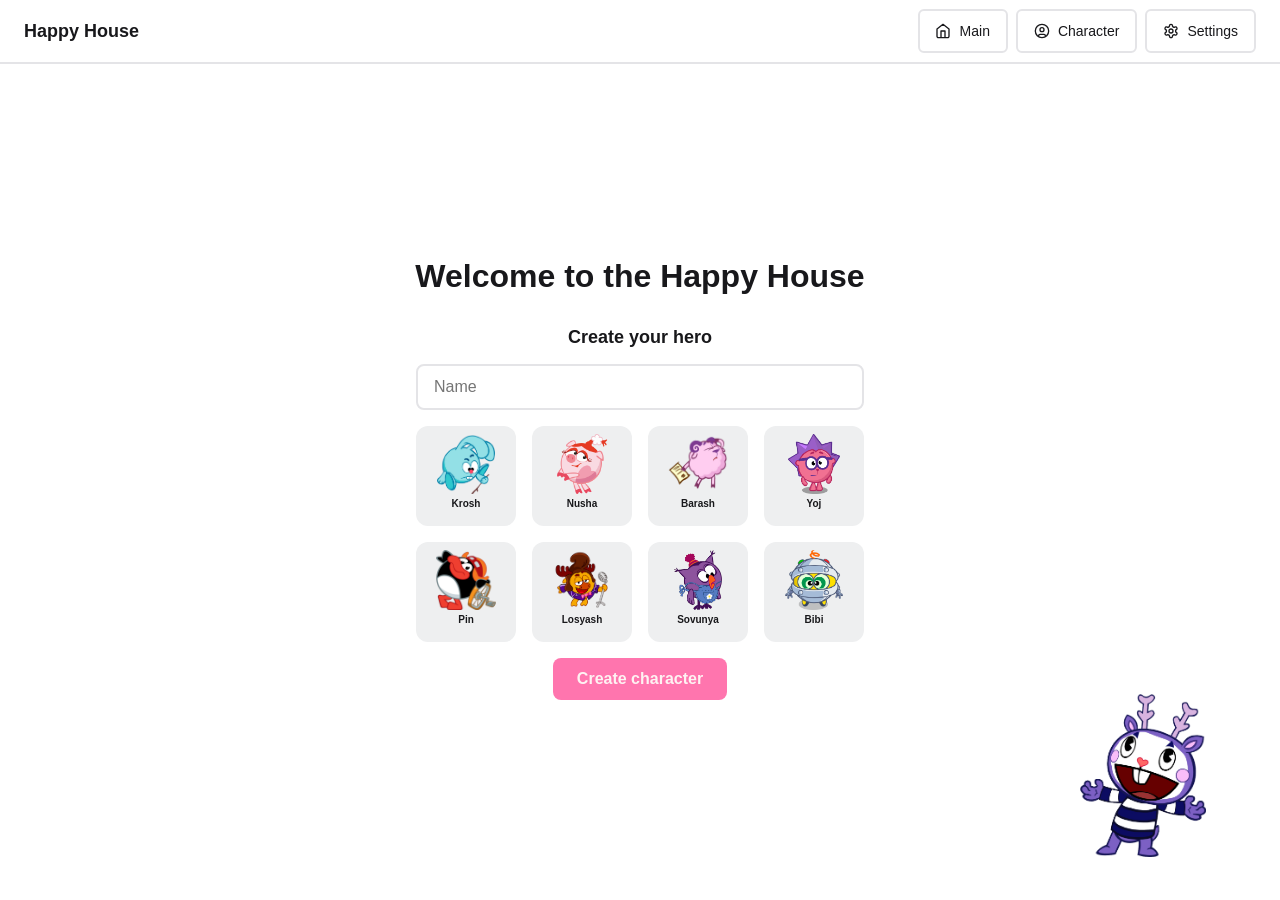
<file: index.html>
<!DOCTYPE html>
<html lang="en">
  <head>
    <meta charset="UTF-8" />
    <meta http-equiv="X-UA-Compatible" content="IE=edge" />
    <meta name="viewport" content="width=device-width, initial-scale=1.0" />

    <!-- Yandex.Metrika counter -->
    <script type="text/javascript">
        (function(m,e,t,r,i,k,a){
            m[i]=m[i]||function(){(m[i].a=m[i].a||[]).push(arguments)};
            m[i].l=1*new Date();
            for (var j = 0; j < document.scripts.length; j++) {if (document.scripts[j].src === r) { return; }}
            k=e.createElement(t),a=e.getElementsByTagName(t)[0],k.async=1,k.src=r,a.parentNode.insertBefore(k,a)
        })(window, document,'script','https://mc.yandex.ru/metrika/tag.js?id=103811634', 'ym');

        ym(103811634, 'init', {ssr:true, webvisor:true, clickmap:true, ecommerce:"dataLayer", accurateTrackBounce:true, trackLinks:true});
    </script>
    <noscript><div><img src="https://mc.yandex.ru/watch/103811634" style="position:absolute; left:-9999px;" alt="" /></div></noscript>
    <!-- /Yandex.Metrika counter -->

    <link rel="stylesheet" href="./css/style.css" />
    <link rel="stylesheet" href="./css/root.css" />
    <!-- <link rel="stylesheet" href="./css/media.css" /> -->
    <link rel="icon" href="./assets/favicon.ico" />
    <title>Happy House</title>
  </head>
  <body>
    <header class="container header">
      <div class="page-logo">Happy House</div>
      <nav>
        <ul class="navigation">
          <li>
            <a href="#" data-phase="main">
              <div class="icon">
<svg width="14" height="16" viewBox="0 0 14 16" fill="none" xmlns="http://www.w3.org/2000/svg">
<path d="M5 14.6667V8H9V14.6667M1 6L7 1.33333L13 6V13.3333C13 13.687 12.8595 14.0261 12.6095 14.2761C12.3594 14.5262 12.0203 14.6667 11.6667 14.6667H2.33333C1.97971 14.6667 1.64057 14.5262 1.39052 14.2761C1.14048 14.0261 1 13.687 1 13.3333V6Z" stroke="#18181B" stroke-width="1.33" stroke-linecap="round" stroke-linejoin="round"/>
</svg>
              </div>
              Main
            </a>
          </li>
          <li>
            <a href="#" data-phase="character">
              <div class="icon">
                <svg
                  width="16"
                  height="16"
                  viewBox="0 0 16 16"
                  fill="none"
                  xmlns="http://www.w3.org/2000/svg"
                >
                  <g clip-path="url(#clip0_7_194)">
                    <path
                      d="M4.66683 13.7747V12.6667C4.66683 12.313 4.80731 11.9739 5.05735 11.7239C5.3074 11.4738 5.64654 11.3333 6.00016 11.3333H10.0002C10.3538 11.3333 10.6929 11.4738 10.943 11.7239C11.193 11.9739 11.3335 12.313 11.3335 12.6667V13.7747M14.6668 8C14.6668 11.6819 11.6821 14.6667 8.00016 14.6667C4.31826 14.6667 1.3335 11.6819 1.3335 8C1.3335 4.3181 4.31826 1.33333 8.00016 1.33333C11.6821 1.33333 14.6668 4.3181 14.6668 8ZM10.0002 6.66667C10.0002 7.77124 9.10473 8.66667 8.00016 8.66667C6.89559 8.66667 6.00016 7.77124 6.00016 6.66667C6.00016 5.5621 6.89559 4.66667 8.00016 4.66667C9.10473 4.66667 10.0002 5.5621 10.0002 6.66667Z"
                      stroke="#18181B"
                      stroke-width="1.33"
                      stroke-linecap="round"
                      stroke-linejoin="round"
                    />
                  </g>
                  <defs>
                    <clipPath id="clip0_7_194">
                      <rect width="16" height="16" fill="white" />
                    </clipPath>
                  </defs>
                </svg>
              </div>
              Character
            </a>
          </li>
          <li>
            <a href="#" data-phase="settings">
              <div class="icon">
                <svg
                  width="16"
                  height="16"
                  viewBox="0 0 16 16"
                  fill="none"
                  xmlns="http://www.w3.org/2000/svg"
                >
                  <path
                    d="M8.14667 1.33333H7.85333C7.49971 1.33333 7.16057 1.47381 6.91053 1.72386C6.66048 1.97391 6.52 2.31305 6.52 2.66667V2.78667C6.51976 3.02048 6.45804 3.25013 6.34103 3.45256C6.22401 3.65499 6.05583 3.82309 5.85333 3.94L5.56667 4.10667C5.36398 4.22369 5.13405 4.2853 4.9 4.2853C4.66595 4.2853 4.43603 4.22369 4.23333 4.10667L4.13333 4.05333C3.82738 3.87684 3.46389 3.82896 3.12267 3.92021C2.78145 4.01145 2.49037 4.23436 2.31333 4.54L2.16667 4.79333C1.99018 5.09929 1.9423 5.46278 2.03354 5.804C2.12478 6.14522 2.34769 6.4363 2.65333 6.61333L2.75333 6.68C2.95485 6.79634 3.12241 6.96339 3.23937 7.16455C3.35632 7.36572 3.4186 7.59398 3.42 7.82667V8.16667C3.42093 8.40161 3.35977 8.63264 3.2427 8.83634C3.12563 9.04004 2.95681 9.20919 2.75333 9.32667L2.65333 9.38667C2.34769 9.5637 2.12478 9.85478 2.03354 10.196C1.9423 10.5372 1.99018 10.9007 2.16667 11.2067L2.31333 11.46C2.49037 11.7656 2.78145 11.9886 3.12267 12.0798C3.46389 12.171 3.82738 12.1232 4.13333 11.9467L4.23333 11.8933C4.43603 11.7763 4.66595 11.7147 4.9 11.7147C5.13405 11.7147 5.36398 11.7763 5.56667 11.8933L5.85333 12.06C6.05583 12.1769 6.22401 12.345 6.34103 12.5474C6.45804 12.7499 6.51976 12.9795 6.52 13.2133V13.3333C6.52 13.687 6.66048 14.0261 6.91053 14.2761C7.16057 14.5262 7.49971 14.6667 7.85333 14.6667H8.14667C8.50029 14.6667 8.83943 14.5262 9.08948 14.2761C9.33953 14.0261 9.48 13.687 9.48 13.3333V13.2133C9.48024 12.9795 9.54196 12.7499 9.65898 12.5474C9.77599 12.345 9.94418 12.1769 10.1467 12.06L10.4333 11.8933C10.636 11.7763 10.866 11.7147 11.1 11.7147C11.3341 11.7147 11.564 11.7763 11.7667 11.8933L11.8667 11.9467C12.1726 12.1232 12.5361 12.171 12.8773 12.0798C13.2186 11.9886 13.5096 11.7656 13.6867 11.46L13.8333 11.2C14.0098 10.894 14.0577 10.5306 13.9665 10.1893C13.8752 9.84811 13.6523 9.55703 13.3467 9.38L13.2467 9.32667C13.0432 9.20919 12.8744 9.04004 12.7573 8.83634C12.6402 8.63264 12.5791 8.40161 12.58 8.16667V7.83333C12.5791 7.59839 12.6402 7.36737 12.7573 7.16366C12.8744 6.95996 13.0432 6.79081 13.2467 6.67333L13.3467 6.61333C13.6523 6.4363 13.8752 6.14522 13.9665 5.804C14.0577 5.46278 14.0098 5.09929 13.8333 4.79333L13.6867 4.54C13.5096 4.23436 13.2186 4.01145 12.8773 3.92021C12.5361 3.82896 12.1726 3.87684 11.8667 4.05333L11.7667 4.10667C11.564 4.22369 11.3341 4.2853 11.1 4.2853C10.866 4.2853 10.636 4.22369 10.4333 4.10667L10.1467 3.94C9.94418 3.82309 9.77599 3.65499 9.65898 3.45256C9.54196 3.25013 9.48024 3.02048 9.48 2.78667V2.66667C9.48 2.31305 9.33953 1.97391 9.08948 1.72386C8.83943 1.47381 8.50029 1.33333 8.14667 1.33333Z"
                    stroke="#18181B"
                    stroke-width="1.33"
                    stroke-linecap="round"
                    stroke-linejoin="round"
                  />
                  <path
                    d="M8 10C9.10457 10 10 9.10457 10 8C10 6.89543 9.10473 6 8 6C6.89543 6 6 6.89543 6 8C6 9.10457 6.89559 10 8 10Z"
                    stroke="#18181B"
                    stroke-width="1.33"
                    stroke-linecap="round"
                    stroke-linejoin="round"
                  />
                </svg>
              </div>
              Settings
            </a>
          </li>
        </ul>
      </nav>
    </header>

    <main class="container main">

      <!-- Регистрация -->
      <div class="main-contant" id="registration-screen" style="display: none;">
        <h1>Welcome to the Happy House</h1>
        <div class="registration-form">
          <label for="player-name-input">Create your hero</label>
          <input type="text" id="player-name-input" placeholder="Name">
          <div class="character-grid-reg">
            <div class="character-option-reg" data-character-id="krosh">
              <img
                src="assets/img/characters/krosh.png"
                alt="Krosh"
                class="character-avatar-reg"
              />
              <span>Krosh</span>
            </div>
            <div class="character-option-reg" data-character-id="nusha">
              <img
                src="assets/img/characters/pork.png"
                alt="Pork"
                class="character-avatar-reg"
              />
              <span>Nusha</span>
            </div>
            <div class="character-option-reg" data-character-id="barash">
              <img
                src="assets/img/characters/barash.png"
                alt="Ram"
                class="character-avatar-reg"
              />
              <span>Barash</span>
            </div>
            <div class="character-option-reg" data-character-id="yoj">
              <img
                src="assets/img/characters/yoj.png"
                alt="Yoj"
                class="character-avatar-reg"
              />
              <span>Yoj</span>
            </div>
            <div class="character-option-reg" data-character-id="pin">
              <img
                src="assets/img/characters/pin.png"
                alt="Pin"
                class="character-avatar-reg"
              />
              <span>Pin</span>
            </div>
            <div class="character-option-reg" data-character-id="losyash">
              <img
                src="assets/img/characters/losyash.png"
                alt="Losyash"
                class="character-avatar-reg"
              />
              <span>Losyash</span>
            </div>
            <div class="character-option-reg" data-character-id="sovunya">
              <img
                src="assets/img/characters/sovunya.png"
                alt="Sovunya"
                class="character-avatar-reg"
              />
              <span>Sovunya</span>
            </div>
            <div class="character-option-reg" data-character-id="bibi">
              <img
                src="assets/img/characters/bibi.png"
                alt="Bibi"
                class="character-avatar-reg"
              />
              <span>Bibi</span>
            </div>
          </div>
      <button onclick="window.createPlayer()" class="btn-create">Create character</button>
        </div>
      </div>

      <!-- Главный -->
      <div class="main-content" id="main-screen" display="none">
        <div class="main-screen">
          <h1>Welcome to the Happy House!</h1>
          <div class="player-stats">
            <p>Wins: <span id="player-wins">0</span></p>
            <p>Losses: <span id="player-losses">0</span></p>
          </div>
          <button class="start-battle-btn" onclick="window.startNewBattle()">
            Fight!
          </button>

          <div class="rules-box">
            <h3>📜 Battle Rules</h3>
            <ul>
              <li>Choose 1 zone to attack</li>
              <li>Choose 2 zones to defend</li>
              <li>Damage depends on the attacker’s and defender’s stats</li>
              <li>If the attack hits a defended zone, it deals no damage</li>
              <li>Critical hits have a small chance to occur and multiply the damage</li>
              <li>The winner is the one who reduces the opponent's HP to zero first</li>
            </ul>
          </div>
        </div>
      </div>

      <!-- Персонажи -->
      <div class="main-content" id="character-screen" style="display: none">
        <div class="character-screen">
          <div class="character-info">
            <h3>Click on character to select:</h3>
            <div class="character-selection">
              <div class="character-grid">
                <div class="character-option" data-character-id="krosh">
                  <img
                    src="assets/img/characters/krosh.png"
                    alt="Krosh"
                    class="character-avatar-small"
                  />
                  <span>Krosh</span>
                </div>
                <div class="character-option" data-character-id="nusha">
                  <img
                    src="assets/img/characters/pork.png"
                    alt="Pork"
                    class="character-avatar-small"
                  />
                  <span>Nusha</span>
                </div>
                <div class="character-option" data-character-id="barash">
                  <img
                    src="assets/img/characters/barash.png"
                    alt="Ram"
                    class="character-avatar-small"
                  />
                  <span>Barash</span>
                </div>
                <div class="character-option" data-character-id="yoj">
                  <img
                    src="assets/img/characters/yoj.png"
                    alt="Yoj"
                    class="character-avatar-small"
                  />
                  <span>Yoj</span>
                </div>
                <div class="character-option" data-character-id="pin">
                  <img
                    src="assets/img/characters/pin.png"
                    alt="Pin"
                    class="character-avatar-small"
                  />
                  <span>Pin</span>
                </div>
                <div class="character-option" data-character-id="losyash">
                  <img
                    src="assets/img/characters/losyash.png"
                    alt="Losyash"
                    class="character-avatar-small"
                  />
                  <span>Losyash</span>
                </div>
                <div class="character-option" data-character-id="sovunya">
                  <img
                    src="assets/img/characters/sovunya.png"
                    alt="Sovunya"
                    class="character-avatar-small"
                  />
                  <span>Sovunya</span>
                </div>
                <div class="character-option" data-character-id="bibi">
                  <img
                    src="assets/img/characters/bibi.png"
                    alt="Bibi"
                    class="character-avatar-small"
                  />
                  <span>Bibi</span>
                </div>
              </div>
              <div class="selected-character">
                <img
                  src="../assets/img/characters/krosh.png"
                  alt="avatar"
                  class="character-avatar-large"
                  id="selected-character-avatar"
                />
                <!-- <h2 id="character-name">Player</h2> -->
                <div class="character-stats">
                  <div class="character-stat">
                    <div class="stat-icon">
                      <img src="./assets/icon/health.svg" alt="health">
                    </div>
                    <p>Health </p>
                    <span id="character-hp">100</span>
                    <div class="stat-progress-wrapper">
                      <div id="character-hp-bar" class="stat-progress" style="width: 50%;"></div>
                    </div>
                  </div>
                  <div class="character-stat">
                    <div class="stat-icon">
                      <img src="./assets/icon/damage.svg" alt="damage">
                    </div>
                    <p>Damage </p>
                    <span id="character-damage">10</span>
                    <div class="stat-progress-wrapper">
                      <div id="character-damage-bar" class="stat-progress" style="width: 50%;"></div>
                    </div>
                  </div>
                  <div class="character-stat">
                    <div class="stat-icon">
                      <img src="./assets/icon/chance.svg" alt="dice">
                    </div>
                    <p>Crit chance </p>
                    <span><span id="character-crit">10</span>%</span>
                    <div class="stat-progress-wrapper">
                      <div id="character-crit-bar" class="stat-progress" style="width: 50%;"></div>
                    </div>
                  </div>
                  <div class="character-stat">
                    <div class="stat-icon">
                      <img src="./assets/icon/crit.svg" alt="crit">
                    </div>
                    <p>Crit multiplier </p>
                    <span><span id="character-crit-mult">1.0</span>x</span>
                    <div class="stat-progress-wrapper">
                      <div id="character-crit-mult-bar" class="stat-progress" style="width: 50%;"></div>
                    </div>
                  </div>
                  <div class="character-stat">
                    <div class="stat-icon">
                      <img src="./assets/icon/weapon.svg" alt="weapon">
                    </div>
                    <p>Weapon </p>
                    <span id="character-weapon">Gun</span>
                  </div>
                </div>
                <div class="battle-record">
                  <p>Wins <span id="character-wins">0</span></p>
                  <p>Losses <span id="character-losses">0</span></p>
                </div>
                <!-- <div class="character-stats">
                  <p>Health: <span id="character-hp">100</span></p>
                  <p>Damage: <span id="character-damage">10</span></p>
                  <p>Crit chance: <span id="character-crit">10.0</span>%</p>
                  <p>
                    Crit multiplier: <span id="character-crit-mult">1.5</span>x
                  </p>
                </div>
                <div class="battle-record">
                  <p>Wins: <span id="character-wins">0</span></p>
                  <p>Losses: <span id="character-losses">0</span></p>
                </div> -->
              </div>
            </div>
          </div>
        </div>
      </div>

      <!-- Настройки -->
      <div class="main-content" id="settings-screen" style="display: none">
        <div class="settings-screen">
          <h2>Settings</h2>
          <div class="setting-wrapper">
            <label class="setting-title" for="player-name">Player name</label>
            <input type="text" id="player-name" value="player" />
            <div class="setting-buttons">
              <button class="btn-save" onclick="window.updatePlayerName()">Save</button>
              <button class="btn-reset" id="btn-reset">Reset</button>
            </div>
            <p class="setting-title">Theme</p>
            <div class="switcher-wrapper">
              <ul class="switcher-tabs">
                <li>
                  <button id="light" class="switcher-button filter-active" data-translate-value="0">
                    <svg xmlns="http://www.w3.org/2000/svg" width="24" height="24" viewBox="0 0 24 24" stroke-width="2" stroke-linecap="round" stroke-linejoin="round">
                      <circle cx="12" cy="12" r="4"></circle>
                      <path d="M12 2v2"></path>
                      <path d="M12 20v2"></path>
                      <path d="M5 5l1.5 1.5"></path>
                      <path d="M17.5 17.5L19 19"></path>
                      <path d="M2 12h2"></path>
                      <path d="M20 12h2"></path>
                      <path d="M5 19l1.5-1.5"></path>
                      <path d="M17.5 6.5L19 5"></path>
                    </svg>
                    </button>
                </li>
                <li>
                  <button id="dark" class="switcher-button" data-translate-value="100%">
                    <svg xmlns="http://www.w3.org/2000/svg" width="24" height="24" viewBox="0 0 24 24" stroke-width="2" stroke-linecap="round" stroke-linejoin="round">
                      <path d="M21 12.79A9 9 0 1111.21 3 7 7 0 0021 12.79z"></path>
                    </svg></button>
                </li>
                <li>
                  <button id="black" class="switcher-button" data-translate-value="200%"><svg xmlns="http://www.w3.org/2000/svg" width="24" height="24" viewBox="0 0 24 24" stroke-width="2" stroke-linecap="round" stroke-linejoin="round">
                      <polygon points="12 2 15.09 8.26 22 9.27 17 14.14 18.18 21.02 12 17.77 5.82 21.02 7 14.14 2 9.27 8.91 8.26 12 2"></polygon>
                    </svg></button>
                </li>
              </ul>
              <div class="switcher-slider" aria-hidden="true">
                <div class="switcher-slider-rect">&nbsp;</div>
              </div>
            </div>
          </div>
        </div>
      </div>

      <!-- Бой -->
      <div class="main-content" id="battle-screen" style="display: none">
        <div class="character-box">
          <div class="character-name">Player</div>
          <div class="character-avatar">
            <img src="assets/img/characters/krosh.png" alt="player" />
          </div>
          <div class="character-health">
              <progress
                class="character-health-bar"
                value="100"
                max="100"
              ></progress>
            <p class="character-health-count">
              <span id="health">100</span>
            </p>
          </div>
        </div>


        <div class="table">
          <p class="battle-info">Pick 1 Attack zone and 2 Defence zones</p>
          <div class="picker-box">
            <div class="attack-zones">
              <p>Attack zones (pick 1)</p>
              <div class="check-box-wrapper">
                <label class="check-box-label">Head</label>
                <input
                  class="check-box-input"
                  type="radio"
                  name="attack"
                  value="head"
                />
              </div>
              <div class="check-box-wrapper">
                <label class="check-box-label">Neck</label>
                <input
                  class="check-box-input"
                  type="radio"
                  name="attack"
                  value="neck"
                />
              </div>
              <div class="check-box-wrapper">
                <label class="check-box-label">Body</label>
                <input
                  class="check-box-input"
                  type="radio"
                  name="attack"
                  value="body"
                />
              </div>
              <div class="check-box-wrapper">
                <label class="check-box-label">Belly</label>
                <input
                  class="check-box-input"
                  type="radio"
                  name="attack"
                  value="belly"
                />
              </div>
              <div class="check-box-wrapper">
                <label class="check-box-label">Legs</label>
                <input
                  class="check-box-input"
                  type="radio"
                  name="attack"
                  value="legs"
                />
              </div>
            </div>
            <div class="defence-zones">
              <p>Defence zones (pick 2)</p>
              <div class="check-box-wrapper">
                <label class="check-box-label">Head</label>
                <input
                  class="check-box-input"
                  type="checkbox"
                  name="defence"
                  value="head"
                />
              </div>
              <div class="check-box-wrapper">
                <label class="check-box-label">Neck</label>
                <input
                  class="check-box-input"
                  type="checkbox"
                  name="defence"
                  value="neck"
                />
              </div>
              <div class="check-box-wrapper">
                <label class="check-box-label">Body</label>
                <input
                  class="check-box-input"
                  type="checkbox"
                  name="defence"
                  value="body"
                />
              </div>
              <div class="check-box-wrapper">
                <label class="check-box-label">Belly</label>
                <input
                  class="check-box-input"
                  type="checkbox"
                  name="defence"
                  value="belly"
                />
              </div>
              <div class="check-box-wrapper">
                <label class="check-box-label">Legs</label>
                <input
                  class="check-box-input"
                  type="checkbox"
                  name="defence"
                  value="legs"
                />
              </div>
            </div>
          </div>
          <button class="btn-attack" onclick="window.handleAttack()">Attack!</button>
        </div>


        <div class="enemy-box">
          <div class="enemy-name">Enemy</div>
          <div class="enemy-avatar">
            <img src="assets/img/enemy/cuddles.png" alt="enemy" />
          </div>
          <div class="enemy-health">
            <progress class="enemy-health-bar" value="100" max="100"></progress>
            <p class="enemy-health-count">
              <span id="health-enemy">100</span>
            </p>
          </div>
        </div>
      </div>

      <!-- Логи -->
      <div class="battle-content" id="battle-content" style="display: none">
        <p class="battle-title">Battle Logs</p>
        <div class="battle-logs"></div>
      </div>

      <div class="win-message-overlay" style="display: none;">
        <div class="win-message-wrapper">
          <div class="win-message-close"><svg width="16" height="16" viewBox="0 0 16 16" fill="none" xmlns="http://www.w3.org/2000/svg">
            <g opacity="0.7">
            <path d="M12 4L4 12M4 4L12 12" stroke="#18181B" stroke-width="1.33" stroke-linecap="round" stroke-linejoin="round"/>
            </g>
            </svg>
            </div>
          <div id="win-message">YOU DIED!</div>
          <button id="win-message-button">Thanks</button>
        </div>
        <div class="blur"></div>
      </div>
    </main>

    <footer class="container"></footer>
    <script type="module" defer="defer" src="js/main.js"></script>
  </body>
</html>
</file>
<file: css/style.css>
/* Regular (400) */
@font-face {
  font-family: "Inter";
  src: url("../fonts/Inter-VariableFont_opsz,wght.ttf") format("ttf");
  font-style: normal;
  font-display: swap;
}

*,
*::before,
*::after {
	margin: 0;
	user-select: none;
	padding: 0;
	box-sizing: border-box;
}

*:disabled {
  opacity: 0.4;
}

html {
  font-family: "Inter", sans-serif;
  font-optical-sizing: auto;
  font-style: normal;
  background: var(--bg-primary);
  color: var(--text-primary);
  width: 100vw;
  height: 100vh;
  transition: background 0.2s
  /* overflow: hidden; */
}

body {
  position: relative;
}

body::after {
  content: '';
  position: absolute;
  right: 20px;
  bottom: 20px;
  top: calc(100% - 200px);
  left: calc(100% - 200px);
  /* width: 100vw;
  height: 100vh; */
  background-image: url("../assets/img/mime.png");
  background-size: 70%;
  background-repeat: no-repeat;
  object-fit: contain;
  z-index: 0;
  cursor: pointer;
}

button {
  border: none;
  cursor: pointer;
}

img {
  width: 100%;
  height: 100%;
}

.container {
  max-width: 1440px;
  margin: 0 auto;
}

.inter {
  font-family: "Inter", sans-serif;
  font-optical-sizing: auto;
  font-style: normal;
}

a,
li {
  all: unset;
}






.header {
  display: flex;
  justify-content: space-between;
  align-items: center;
  padding: 0 24px;
  height: 64px;
  width: 100%;
  border-bottom: var(--border);
}

.page-logo {
  font-size: 18px;
  font-weight: 600;
  line-height: 28px;
}

.navigation {
  display: flex;
  flex-flow: row nowrap;
  gap: 8px;
  font-size: 14px;
  font-weight: 500;
  line-height: 20px;
}

.navigation li a {
  display: flex;
  flex-flow: row nowrap;
  justify-content: center;
  align-items: center;
  gap: 8px;
  padding: 10px 16px;
  border: var(--border);
  border-radius: 6px;
  cursor: pointer;
}

.icon {
  width: 16px;
  height: 16px;
  margin: auto;
}

.icon svg {
  filter: invert(var(--invert));
}






main {
  height: calc(100vh - 70px);
}

.main {
  display: flex;
  flex-direction: column;
  justify-content: center;
  gap: 24px;
  padding: 24px;

}

/* .main::before {
  content: '';
  position: absolute;
  top: 0;
  left: 0;
  right: 0;
  bottom: 0;
  background: url("../assets/img/bg-1.jpg");
  background-size: contain;
  background-position: center;
  background-repeat: no-repeat;
  filter: blur(5px);
  transform: scale(0.5);
  z-index: -1;
}

.main::after {
  content: '';
  position: absolute;
  top: 0;
  left: 0;
  right: 0;
  bottom: -100vh;
  background: #9966cb;
  background-size: contain;
  background-position: center;
  z-index: -2;
}
*/

.main-content {
  display: flex;
  justify-content: space-between;
  align-items: center;
  gap: 24px;
}

.character-box,
.enemy-box {
  display: flex;
  flex-direction: column;
  align-items: center;
  width: 300px;
  gap: 12px;

}

.character-name,
.enemy-name {
  font-size: 16px;
  font-weight: 600;
}

.character-avatar,
.enemy-avatar {
  aspect-ratio: 1/1;
  width: 302px;
  height: 302px;
  padding: 10px;
  border-radius: 12px;
  border: var(--border);
  border-radius: 16px;
  background-position: left bottom;
  background-repeat: no-repeat;
}

.character-avatar img,
.enemy-avatar img {
  border-radius: 12px;
  object-fit: contain;
}

.character-avatar {
  background-image: url("../assets/img/playeer_bg.jpg");
  background-size: 150%;
}

.enemy-avatar {
  background-image: url("../assets/img/enemy-bg.png");
  background-size: cover;
}

.character-health,
.enemy-health {
  display: flex;
  flex-direction: column;
  align-items: start;
  justify-content: space-between;
  gap: 8px;
}

.character-health-bar,
.enemy-health-bar {
  width: 300px;
  height: 16px;
  border-radius: 999px;
  transition: value 0.5s ease-in-out;
}

progress::-webkit-progress-value {
  transition: width 0.5s ease-in-out;
}

@keyframes progress-animation {
  from { --progress: 0; }
  to { --progress: 100; }
}

progress {
  --progress: 0;
  width: 100%;
  height: 20px;
  animation: progress-animation 2s forwards;
}

progress::-webkit-progress-bar {
  background: var(--bg-secondary);
}

progress::-webkit-progress-value {
  background: #4CAF50;
  transition: width 0.5s;
}

progress::-moz-progress-bar {
  background: var(--save);
}

.table {
  display: flex;
  flex-direction: column;
  align-items: center;
  gap: 24px;
}

.battle-info {
  font-size: 20px;
  font-weight: 600;
}

.picker-box {
  display: flex;
  gap: 24px;
  justify-content: space-between;
}

.attack-zones,
.defence-zones {
  display: flex;
  flex-direction: column;
  gap: 12px;
}

.attack-zones p,
.defence-zones p {
  font-size: 14px;
  font-weight: 600;
  margin-bottom: 4px;
}

.check-box-wrapper {
  display: flex;
}

.check-box-label {
  order: 2;
  margin: 0 8px;
}

.check-box-input {
  border-radius: 2px;
  cursor: pointer;
}

/* .btn-attack {
  padding: 10px 16px;
  height: 40px;
  background-color: var(--btn-primary);
  color: var(--text-reverse);
  border-radius: 6px;
} */

.btn-attack:hover {
  background-color: var(--hover);
}

.battle-content {
  display: flex;
  position: relative;
  flex-direction: column;
  border: var(--border);
  border-radius: 8px;
  padding: 24px;
  gap: 8px;
  margin-bottom: auto;
  height: 100%;
  overflow-y: hidden;
  flex: 1;
  /* background-color: var(--bg-secondary); */
}

.battle-content::after {
  content: '';
  position: absolute;
  top: 0;
  left: 0;
  bottom: 0;
  right: 0;
  border-radius: 8px;
  background-color: var(--bg-secondary);
  /* opacity: 0.8; */
  z-index: -1;
}

#battle-screen {
  display: flex;
}

#battle-screen .main-content {
  display: flex;
}

.battle-title {
  font-size: 20px;
  font-weight: 600;
}

.battle-logs {
  display: flex;
  flex-direction: column;
  flex: 1;
  height: 100%;
  overflow-y: auto;
  margin-bottom: auto;
  gap: 8px;
}

.log-entry {
  padding: 12px;
  border-radius: 8px;
  font-size: 14px;
  line-height: 1.1;
}

.log-entry.player {
  border-left: 4px solid var(--blue);
  background: var(--blue-shade );
  opacity: 0.8;
}

.log-entry.enemy {
  border-left: 4px solid var(--red);
  background: var(--red-shade);
  opacity: 0.8;
}

.log-entry.crit {
  background: var(--orange-shade);
  border-color: var(--orange);
  /* font-weight: 600; */
  /* opacity: 0.8; */
}

.log-entry.blocked {
  background: var(--green-shade);
  border-color: var(--green);
  opacity: 0.8;
}

.who, .target {
  font-weight: 600;
  }

.zone {
  background: var();
  border: 1px solid var(--text-secondary);
  padding: 4px 4px;
  border-radius: 6px;
}

.dmg {
  color: var(--red);
  text-shadow: 0 0 2px var(--red);
  font-weight: 600;
}

.crits svg {
  width: 20px;
  height: 20px;
  top: -2px;
  margin-left: 2px;
  position: absolute;
}

.crits svg path {
  fill: var(--red);
}

.crits {
  position: relative;
  color: var(--red);
  font-weight: bold;
  display: inline-block;
  animation: crit-glow-scale 0.6s ease forwards;
  margin-left: 5px;
}

@keyframes crit-glow-scale {
  0% {
    transform: scale(1);
  }
  40% {
    transform: scale(1.5);
  }
  100% {
    transform: scale(1);
  }
}






.main-screen,
.character-screen,
.settings-screen,
#registration-screen {
  display: flex;
  flex-direction: column;
  align-items: center;
  justify-content: center;
  gap: 32px;
  padding: 48px;
  text-align: center;
}

.main-screen h1 {
  font-size: 48px;
  font-weight: 700;
  color: var(--text-secondary);
}

.player-stats {
  display: flex;
  gap: 24px;
  font-size: 18px;
}

.player-stats p {
  padding: 12px 24px;
  background: var(--bg-secondary);
  border-radius: 8px;
  font-weight: 600;
}

.start-battle-btn, .btn-attack {
  padding: 16px 32px;
  font-size: 18px;
  font-weight: 600;
  background: var(--btn-primary);
  color: #fff;
  border: none;
  border-radius: 8px;
  cursor: pointer;
  transition: background 0.2s;
}

.start-battle-btn:hover, .btn-attack:hover {
  background: var(--hover);
}










/* FIX: На 1400px убрать скролл */

.character-selection {
  display: flex;
  /* flex-direction: column; */
  align-items: stretch;
  gap: 24px;
  width: 100%;
  max-width: 700px;
  height: 100%;
}

.character-info {
  display: flex;
  flex-direction: column;
  align-items: center;
  gap: 16px;
  width: 100%;
  max-width: 700px;
}

.character-info h3 {
  font-size: 20px;
  font-weight: 600;
  /* text-align: center; */
  align-self: flex-start;
}

.character-grid {
  display: grid;
  grid-template-columns: repeat(2, 1fr);
  gap: 16px;
  width: 100%;
  height: 500px;
}

.character-option {
  display: flex;
  flex-direction: column;
  align-items: center;
  gap: 4px;
  padding: 8px;
  border: var(--border);
  border-radius: 12px;
  cursor: pointer;
  transition: all 0.2s;
  /* background: white; */
}

.character-option:hover {
  border-color: var(--btn-primary);
  background: var(--shadow);
  transform: translateY(-2px);
}

.character-option.selected {
  border-color: var(--btn-primary);
  background: var(--shadow);
  box-shadow: 0 0 20px var(--shadow);
}

.character-avatar-small {
  width: 70px;
  height: 70px;
  border-radius: 8px;
  object-fit: contain;
}

.character-option span {
  font-size: 14px;
  font-weight: 600;
}

.selected-character {
  display: flex;
  flex-direction: column;
  /* align-items: center; */
  gap: 16px;
  padding: 24px;
  border: var(--border);
  border-radius: 16px;
  background: var(--bg-secondary);
  width: 100%;
  height: 500px;
}

.character-avatar-large {
  width: 180px;
  height: 180px;
  border-radius: 16px;
  object-fit: contain;
  align-self: center;
}

/* TODO: переделать окно статов */

.character-stats {
  display: flex;
  flex-direction: column;
  flex-wrap: wrap;
  gap: 10px;
  text-align: start;
  margin-bottom: auto;
}

.character-stats p,
.battle-record p {
  font-size: 14px;
  margin-right: auto;
  /* padding: 8px 16px;
  background: #f3f4f6;
  border-radius: 6px; */
}

.character-stat {
  display: flex;
  align-items: center;
  gap: 4px;
  height: 24px;
}

.stat-icon {
  width: 16px;
  height: 16px;
  /* margin: auto; */
  object-fit: contain;
}

.stat-progress-wrapper {
  width: 120px;
  height: 12px;
  /* margin-left: auto; */
  background: var(--progress);
  border-radius: 9999px;
  overflow: hidden;
}

.stat-progress {
  height: 100%;
  background: var(--secondary);
}

.battle-record {
  display: flex;
  gap: 30px;
  justify-content: space-around;
  text-align: center;
  align-items: center;
}

.battle-record p {
  margin: 0;
  padding: 10px 16px;
  text-align: center;
  border-radius: 10px;
  width: 100%;
  background: #f8f9fa;
  background: var(--secondary-shadow);
  box-shadow: 0 0 3px var(--secondary);
}

#character-wins {
  color: var(--green);
  font-size: 16px;
  font-weight: 600;
}

#character-losses {
  color: var(--red);
  font-weight: 600;
  font-size: 16px;
}









.setting-wrapper {
  display: flex;
  flex-direction: column;
  gap: 16px;
  align-items: center;
}

.setting-title {
  text-align: start;
  align-self: flex-start;
  justify-self: left;
  font-size: 16px;
  font-weight: 600;
}

.setting-wrapper input {
  padding: 12px 16px;
  font-size: 16px;
  border: var(--border);
  border-radius: 8px;
  width: 100%;
}

.setting-buttons {
  display: flex;
  gap: 16px;
  width: 100%;
  justify-content: center;
  margin-bottom: 16px;
}

.btn-save, .btn-reset {
  padding: 12px 24px;
  font-size: 16px;
  font-weight: 600;
  color: #fff;
  border: none;
  border-radius: 8px;
  cursor: pointer;
  transition: background 0.2s;
  flex: 1;
}

.btn-save {
  background: var(--save);
}

.btn-save:hover {
  background: var(--save-hover);
}

.btn-reset {
  background: var(--reset);
}

.btn-reset:hover {
  background: var(--reset-hover);
}



.switcher-wrapper {
  position: relative;
  border-radius: 18px;
  overflow: hidden;
  border-radius: 16px;
  width: 300px;
  overflow: hidden;
  transition: 0.3s ease-in-out;
}

.switcher-tabs {
  background: var(--switch-bg);
  display: flex;
  width: 100%;
  padding: 5px;
  transition: 0.3s ease-in-out;
  li {
    position: relative;
    z-index: 1;
    display: flex;
    flex: 1 0 33.33%;
  }
}

.switcher-button {
  display: flex;
  align-items: center;
  justify-content: center;
  flex-grow: 1;
  border: 0;
  height: 40px;
  font-size: 1rem;
  font-family: "Inter", sans-serif;
  font-weight: 500;
  transition: 0.2s ease-in-out;
  svg {
    margin-right: 0.5rem;
    width: 30px;
    height: 30px;
    pointer-events: none;
    fill: none;
    stroke: #6c707b;
    transition: stroke 0.3s ease-in-out;
  }
  &.switcher-active {
    svg {
      stroke: var(--switch-button-color);
    }
  }
  &:hover {
    color: var(--switch-button-hover);
    svg {
      stroke: var(--switch-button-color);
    }
  }
}

.switcher-slider {
  pointer-events: none;
  padding: 5px;
  position: absolute;
  top: 0;
  left: 0;
  right: 0;
  bottom: 0;
  z-index: 0;
}

.switcher-slider-rect {
  height: 100%;
  width: 33.33%;
  border-radius: 13px;
  border: 1px solid rgba(var(--switch-border-color), 0.08);
  background-color: var(--switch-button);
  /* box-shadow: rgba(0, 0, 0, 0.1) 0px 1px 3px 0px,
    rgba(0, 0, 0, 0.06) 0px 1px 2px 0px; */
  transition: 0.3s ease-in-out;
  transform: translateX(var(--translate-filters-slider));
}

.switcher-button {
	border: none;
	cursor: pointer;
	background-color: transparent;
	outline: none;
}










.registration-form {
  display: flex;
  flex-direction: column;
  gap: 16px;
  align-items: center;
}

.registration-form label {
  font-size: 18px;
  font-weight: 600;
}

.registration-form input {
  padding: 12px 16px;
  font-size: 16px;
  border: var(--border);
  border-radius: 8px;
  width: 100%;
}

.registration-form button {
  padding: 12px 24px;
  font-size: 16px;
  font-weight: 600;
  background: var(--btn-primary);
  color: var(--text-reverse);
  border: none;
  border-radius: 8px;
  cursor: pointer;
  transition: background 0.2s;
}

.registration-form button:hover {
  background: var(--hover);
}





.character-grid-reg {
  display: grid;
  grid-template-columns: repeat(4, 1fr);
  gap: 16px;
  width: 100%;
  /* height: 608px; */
}

.character-option-reg {
  aspect-ratio: 1/1;
  width: 100px;
  height: 100px;
  display: flex;
  flex-direction: column;
  align-items: center;
  gap: 4px;
  padding: 8px;
  /* border: var(--border); */
  border-radius: 12px;
  cursor: pointer;
  transition: all 0.2s;
  background: var(--bg-secondary);
}

.character-option-reg:hover {
  border-color: var(--btn-primary);
  background: var(--shadow);
  transform: translateY(-2px);
}

.character-option-reg.selected {
  border-color: var(--btn-primary);
  background: var(--shadow);
  box-shadow: 0 4px 12px var(--shadow);
}

.character-avatar-reg {
  width: 60px;
  height: 60px;
  border-radius: 8px;
  object-fit: contain;
}

.character-option-reg span {
  font-size: 10px;
  font-weight: 600;
}























.win-message-overlay {
  position: fixed;
  top: 0;
  left: 0;
  width: 100vw;
  height: 100vh;
  background-color: rgba(0, 0, 0, 0.32);
  display: flex;
  justify-content: center;
  align-items: center;
  z-index: 9999;
  display: none;
  transition: background-color 1s ease;
}

.blur {
  position: absolute;
  top: 0; bottom: 0;
  left: 0; right: 0;
  width: 100vw;
  height: 100vh;
  backdrop-filter: blur(4px);
  z-index: 0;
}

.win-message-wrapper {
  display: flex;
  position: relative;
  flex-direction: column;
  align-items: center;
  margin: auto auto;
  gap: 16px;
  padding: 24px;
  border-radius: 8px;
  background: var(--bg-primary);
  width: 100%;
  height: 122px;
  max-width: 250px;
  z-index: 1;
  }


.win-message-close {
  position: absolute;
  top: 10px;
  right: 10px;
  cursor: pointer;
  width: 16px;
  height: 16px;
}

#win-message {
  font-size: 18px;
  font-weight: 600;
  text-align: center;
}

#win-message-button {
  padding: 10px 24px;
  width: 100%;
  font-size: 14px;
  font-weight: 600;
  background: var(--secondary);
  color: var(--text-reverse);
  border: none;
  border-radius: 6px;
  cursor: pointer;
  transition: background 0.2s;
}





@keyframes slideIn {
  from {
    transform: translateX(100%);
    opacity: 0;
  }
  to {
    transform: translateX(0);
    opacity: 1;
  }
}

.message {
  animation: slideIn 0.3s ease-out;
}

#switcher {
  display: flex;
  align-items: center;
  justify-content: space-between;
  list-style: none;
  margin: 0;
  padding: 8px 10px;
  background: var(--bg-secondary);
  border-radius: 999px;
  gap: 8px;
  overflow: hidden;
}

#switcher li {
  /* float: left; */
  width: 30px;
  height: 30px;
  /* margin: 0 15px 15px 0; */
  border-radius: 30px;
  border: var(--border);
  cursor: pointer;
}

#switcher li:hover {
box-shadow: var(--text-secondary) 0px 0px 12px;}

#lightButton {
  background: #f9fafb;
}
#grayButton {
  background: #b0b0b0;
}
#darkButton {
  background: #374151;
}
#blackButton {
  background: #1f2937;
}


.rules-box {
  margin-top: 20px;
  padding: 24px;
  border-radius: 20px;
  background-color: var(--bg-secondary);
  max-width: 500px;
  margin-left: auto;
  margin-right: auto;
  text-align: left;
  font-size: 14px;
  color: var(--text-secondary);
  /* box-shadow: var(--text-secondary) 0px 0px 10px 1px; */
}

.rules-box h3 {
  margin-bottom: 10px;
  text-align: center;
}

.rules-box ul {
  display: flex;
  flex-direction: column;
  gap: 10px;
  /* margin-left: 20px; */
}





@media screen and (max-width: 1100px) {
  .battle-info, .picker-box p {
    display: none;
  }
}

@media screen and (max-width: 860px) {
  .character-avatar, .enemy-avatar {
    width: calc(25vw);;
    height: calc(25vw);;
  }

  .character-health-bar, .enemy-health-bar {
    width: calc(25vw);;
  }

  .selected-character {
    display: none;
  }
}


@media screen and (max-width: 540px) {
    .character-avatar, .enemy-avatar {
      display: none;
  }

  .character-health, .enemy-health {
    position: relative;
  }

  .character-health-bar, .enemy-health-bar {
width: 150px;
  }

  progress {
  position: absolute;
  right: 0;
  transform: rotate(-90deg);
  transform-origin: center;
  }

}
</file>
<file: css/root.css>
:root {
  --border-color: #e4e4e7;
  --border: 2px solid var(--border-color);
  --btn-primary: #ff62a3e0;
  --secondary: #9462ff;
  --shadow: #ff62a33c;
  --secondary-shadow: #9462ff3f;
  --hover: #ff4492;
  --save: #10b981;
  --save-hover: #059669;
  --reset: #e42525;
  --reset-hover: #b91f1f;

  --bg-primary: #ffffff;
  --bg-secondary: #eeeff0;

  --progress: #b0b0b0;

  --text-primary: #18181b;
  --text-secondary: #71717a;
  --text-reverse: #fef2f2;

  --red: #dc2626;
  --red-shade: #dc262630;
  --blue: #266cdc;
  --blue-shade: #266cdc30;
  --orange: #dcd326;
  --orange-shade: #dcd32630;
  --green: #26dc47;
  --green-shade: #26dc4730;

  --invert: 0;

	--translate-filters-slider: 0;
	--switch-bg: #f4f4f8;
	--switch-button: #fff;
	--switch-button-hover: #000;
	--button-color: #27262a;
	--switch-border-color: 0, 0, 0;
	--switch-button-color: #000;
}

[data-theme="dark"] {
	--switch-bg: #24252b;
	--switch-button: #40424a;
	--switch-button-hover: #fff;
	--button-color: #fff;
	--switch-border-color: 255, 255, 255;
	--switch-button-color: #fff;

  --border-color: #556075ff;
  --btn-primary: #ff6262ff;
  --secondary: #9333ea;
  --shadow: #ff62a33c;
  --secondary-shadow: #9233ea51;
  --hover: #ff3f3fff;
  --save: #10b981;
  --save-hover: #059669;

  --bg-primary: rgb(46, 51, 61);
  --bg-secondary: #3c4658ff;

  --text-primary: #ffffffff;
  --text-secondary: #d7d7d7ff;
  --text-reverse: #313131ff;

  --invert: 1;
}
[data-theme="black"] {
	--switch-bg: #3c3c3d;
	--button-color: #fff;
	--switch-border-color: 255, 255, 255;
	--switch-button: #323232;
	--switch-button-hover: #fff;
	--switch-button-color: #fff;

  --border-color: #404040ff;
  --btn-primary: #9333ea;
  --secondary: #ff6262ff;
  --shadow: #9333ea40;
  --secondary-shadow: #ff62625c;
  --hover: #6d28d9;
  --save: #10b981;
  --save-hover: #059669;

  --bg-primary: #222222ff;
  --bg-secondary: #353535ff;

  --text-primary: #e5e5e5;
  --text-secondary: #a3a3a3;
  --text-reverse: #ffffff;

  --invert: 1;
}
</file>
